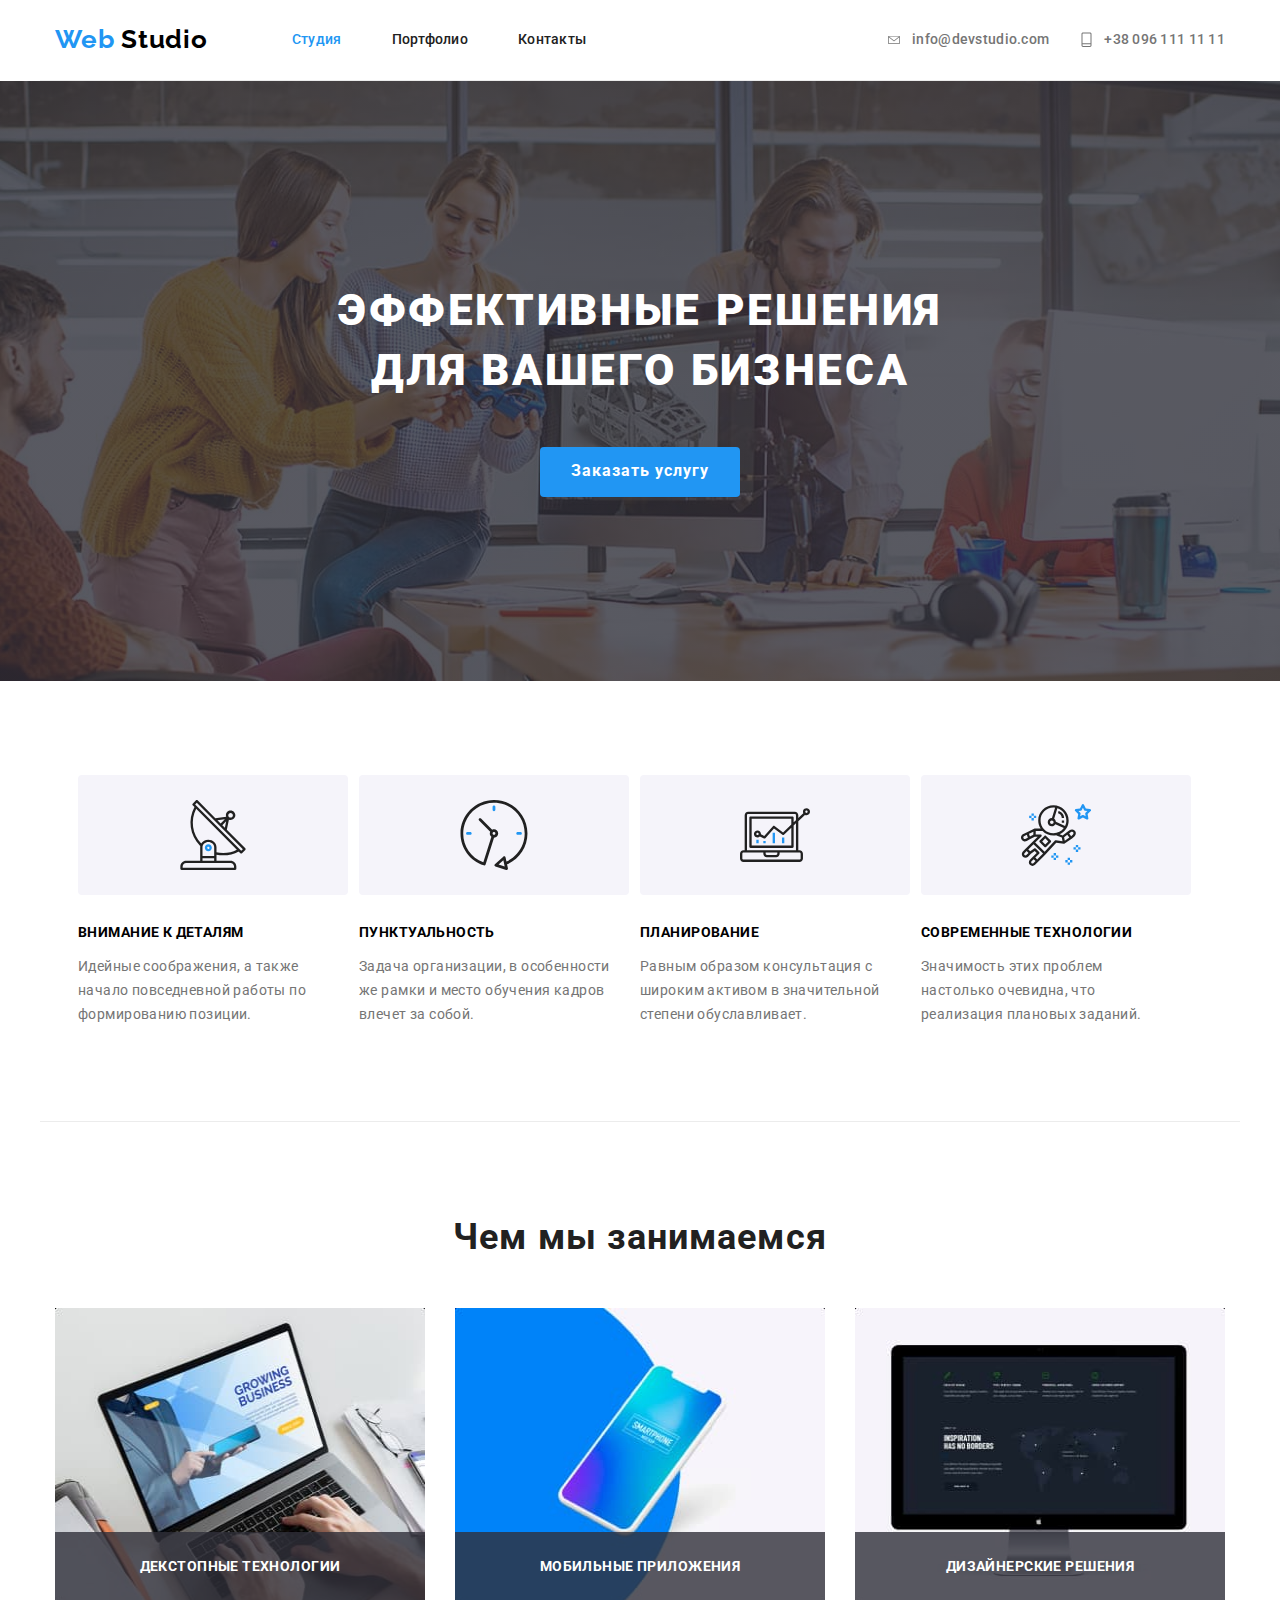
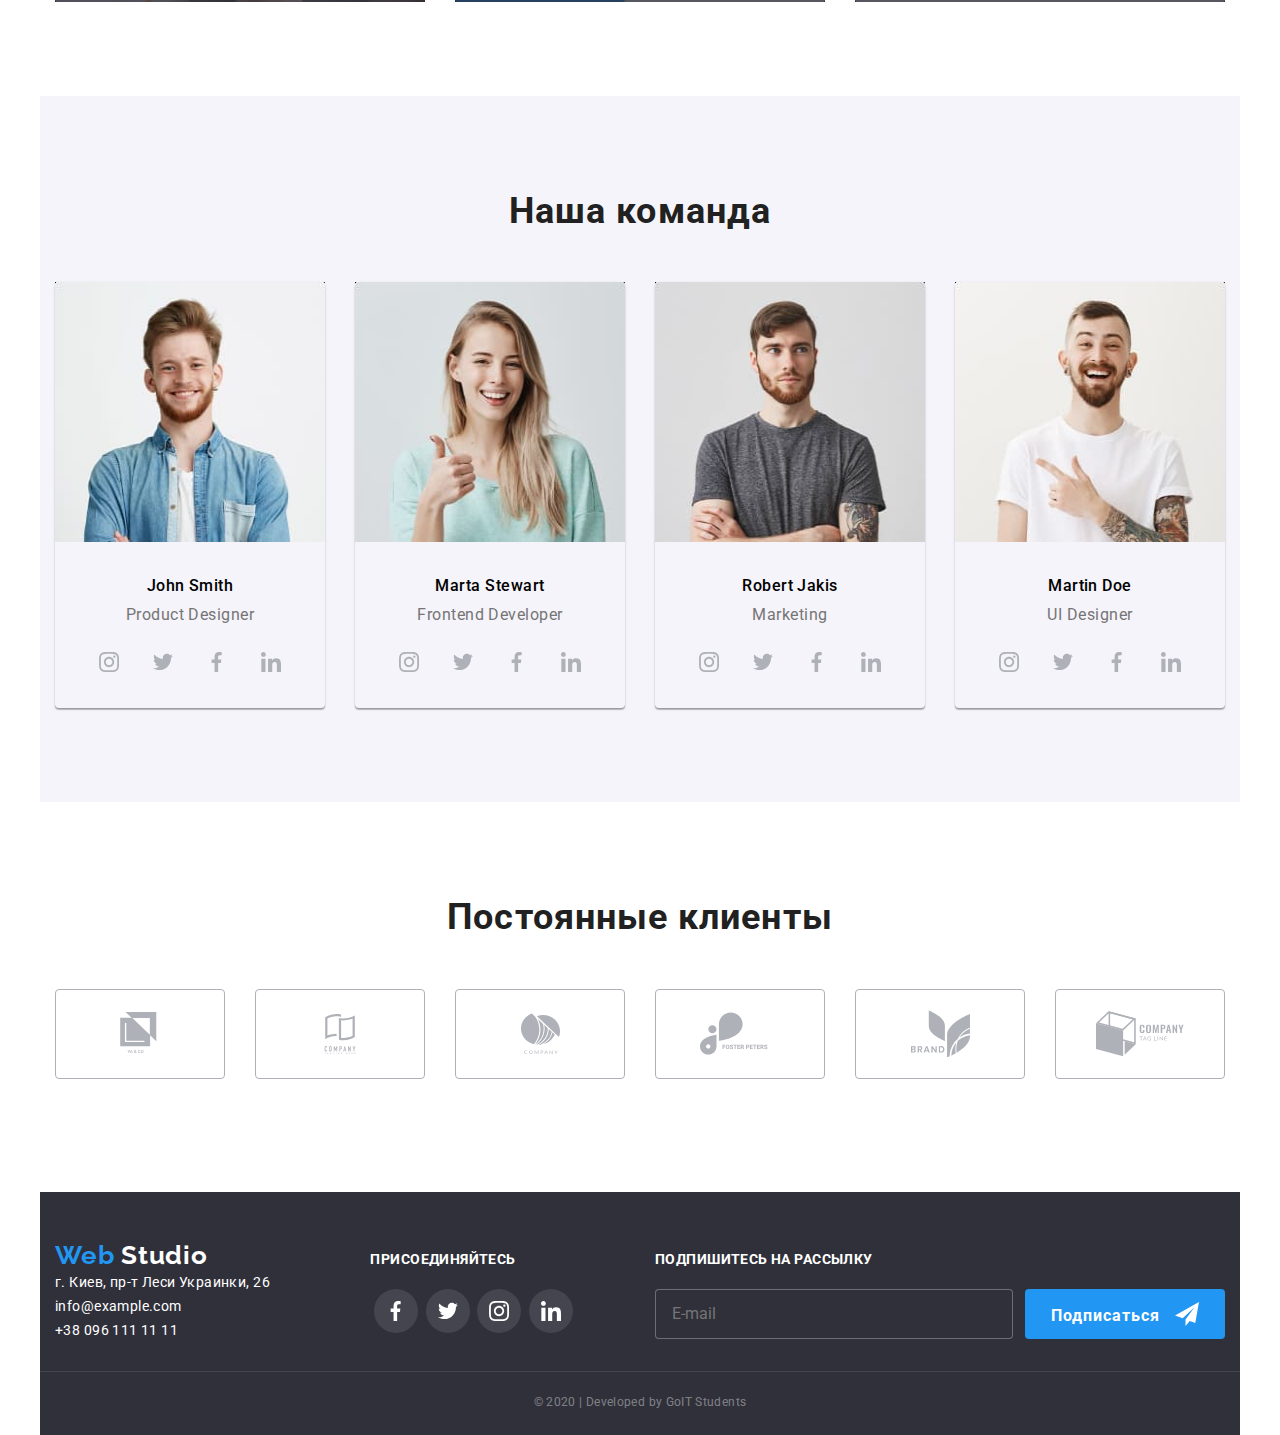
<file: index.html>
<!DOCTYPE html>
<html lang="ru">
  <head>
    <meta charset="UTF-8" />
    <meta name="viewport" content="width=device-width, initial-scale=1.0" />
    <title>Document</title>

    <link
      rel="stylesheet"
      href="https://fonts.googleapis.com/css2?family=Raleway:wght@700&family=Roboto:wght@400;500;700;900&display=swap"
    />
    <link
      rel="stylesheet"
      href="https://cdnjs.cloudflare.com/ajax/libs/modern-normalize/0.6.0/modern-normalize.min.css"
    />
    <link rel="stylesheet" href="./css/style.css" />
  </head>
  <body>
    <!--Навигация-->
    <header>
      <div class="conteiner main-nav bord">
        <nav class="main-nav">
          <a href="/">
            <p class="logo-text"><span class="logo">Web</span> Studio</p>
          </a>
          <ul class="site-nav list">
            <li class="item li-psevdo">
              <a href="" class="site-nav link current psevdo">Студия</a>
            </li>
            <li class="item li-psevdo">
              <a href="./portfolio.html" class="link psevdo">Портфолио</a>
            </li>
            <li class="item li-psevdo">
              <a href="" class="link psevdo">Контакты</a>
            </li>
          </ul>
        </nav>
        <ul class="auth-nav list">
          <li class="item">
            <a href="mailto:info@devstudio.com" class="icon-envelope link"
              >info@devstudio.com
              <svg class="svg-envelope" width="16px" height="12px">
                <use href="./image/symbol-defs.svg#icon-envelope-logo"></use>
              </svg>
            </a>
          </li>
          <li class="item">
            <a href="tel:+380961111111" class="icon-vector link"
              >+38 096 111 11 11
              <svg class="svg-vector" width="15px" height="20px" ;>
                <use href="./image/symbol-defs.svg#icon-vector"></use>
              </svg>
            </a>
          </li>
        </ul>
      </div>
    </header>

    <main>
      <!--Герои-->

      <section class="hero">
        <div class="overlay">
          <div class="hero-block">
            <h1 class="hero-text">
              эффективные решения <br />
              для вашего бизнеса
            </h1>
            <button class="hero-btn" data-open-modal>
              Заказать услугу
            </button>
            <!-- <a href="index.html" class="button">Заказать услугу</a> -->
          </div>
        </div>
      </section>

      <!--Преимущества-->

      <section>
        <div class="conteiner">
          <h2 class="visually-hidden">Преимущества</h2>
          <ul class="feature-list list">
            <li class="item">
              <div class="feature-icon">
                <svg width="70" heigth="70">
                  <use href="./image/symbol-defs.svg#icon-antena"></use>
                </svg>
              </div>
              <h3 class="section-title">Внимание к деталям</h3>
              <p class="section-text">
                Идейные соображения, а также начало повседневной работы по
                формированию позиции.
              </p>
            </li>
            <li class="item">
              <div class="feature-icon">
                <svg width="70" heigth="70">
                  <use href="./image/symbol-defs.svg#icon-watch"></use>
                </svg>
              </div>
              <h3 class="section-title">Пунктуальность</h3>
              <p class="section-text">
                Задача организации, в особенности же рамки и место обучения
                кадров влечет за собой.
              </p>
            </li>
            <li class="item">
              <div class="feature-icon">
                <svg width="70" heigth="70">
                  <use href="./image/symbol-defs.svg#icon-comp"></use>
                </svg>
              </div>
              <h3 class="section-title">Планирование</h3>
              <p class="section-text">
                Равным образом консультация с широким активом в значительной
                степени обуславливает.
              </p>
            </li>
            <li class="item">
              <div class="feature-icon">
                <svg width="70" heigth="70">
                  <use href="./image/symbol-defs.svg#icon-man"></use>
                </svg>
              </div>
              <h3 class="section-title">Современные технологии</h3>
              <p class="section-text">
                Значимость этих проблем настолько очевидна, что реализация
                плановых заданий.
              </p>
            </li>
          </ul>
        </div>
      </section>

      <!--Чем мы занимаемся-->

      <section>
        <div class="conteiner margin-res">
          <h2 class="section">Чем мы занимаемся</h2>
          <ul class="exp-list list">
            <li class="item">
              <div class="experience-image">
                <img
                  class="image-block"
                  src="./image/img1.png"
                  alt="notepad"
                  width="370"
                  height="294"
                />
                <div class="experience-thumb">
                  <p class="experience-text">Декстопные технологии</p>
                </div>
              </div>
            </li>
            <li class="item">
              <div class="experience-image">
                <img
                  class="image-block"
                  src="./image/img2.png"
                  alt="mobile"
                  width="370"
                  height="294"
                />
                <div class="experience-thumb">
                  <p class="experience-text">Мобильные приложения</p>
                </div>
              </div>
            </li>
            <li class="item">
              <div class="experience-image">
                <img
                  class="image-block"
                  src="./image/img3.png"
                  alt="design"
                  width="370"
                  height="294"
                />
                <div class="experience-thumb">
                  <p class="experience-text">Дизайнерские решения</p>
                </div>
              </div>
            </li>
          </ul>
        </div>
      </section>

      <!--Наша команда-->
      <section>
        <div class="conteiner color-com">
          <h2 class="section">Наша команда</h2>
          <ul class="command list">
            <li class="com-mar">
              <img
                src="./image/john-smith.png"
                alt="JohnSmith"
                width="270"
                height="260"
                class="image-com"
              />
              <h3 class="command-title">John Smith</h3>
              <p class="command-text">Product Designer</p>
              <ul class="svg-list">
                <li class="social_item">
                  <a href="#" class="button-icon" aria-label="Instagramm">
                    <svg class="svg-icon" width="20" height="20">
                      <use
                        href="./image/icomoon/symbol-defs.svg#icon-instagram2"
                      ></use>
                    </svg>
                  </a>
                </li>
                <li class="social_item">
                  <a href="#" class="button-icon" aria-label="Twitter">
                    <svg class="svg-icon" width="20" height="20">
                      <use
                        href="./image/icomoon/symbol-defs.svg#icon-twitter2"
                      ></use>
                    </svg>
                  </a>
                </li>
                <li class="social_item">
                  <a href="#" class="button-icon" aria-label="Facebook">
                    <svg class="svg-icon" width="20" height="20">
                      <use
                        href="./image/icomoon/symbol-defs.svg#icon-facebook2"
                      ></use>
                    </svg>
                  </a>
                </li>
                <li class="social_item">
                  <a href="#" class="button-icon" aria-label="LinkedID">
                    <svg class="svg-icon" width="20" height="20">
                      <use
                        href="./image/icomoon/symbol-defs.svg#icon-linkedid2"
                      ></use>
                    </svg>
                  </a>
                </li>
              </ul>
            </li>
            <li class="com-mar">
              <img
                src="./image/marta-steward.png"
                alt="MartaSteward"
                width="270"
                height="260"
                class="image-com"
              />
              <h3 class="command-title">Marta Stewart</h3>
              <p class="command-text">Frontend Developer</p>
              <ul class="svg-list">
                <li class="social_item">
                  <a href="#" class="button-icon" aria-label="Instagramm">
                    <svg class="svg-icon" width="20" height="20">
                      <use
                        href="./image/icomoon/symbol-defs.svg#icon-instagram2"
                      ></use>
                    </svg>
                  </a>
                </li>
                <li class="social_item">
                  <a href="#" class="button-icon" aria-label="Twitter">
                    <svg class="svg-icon" width="20" height="20">
                      <use
                        href="./image/icomoon/symbol-defs.svg#icon-twitter2"
                      ></use>
                    </svg>
                  </a>
                </li>
                <li class="social_item">
                  <a href="#" class="button-icon" aria-label="Facebook">
                    <svg class="svg-icon" width="20" height="20">
                      <use
                        href="./image/icomoon/symbol-defs.svg#icon-facebook2"
                      ></use>
                    </svg>
                  </a>
                </li>
                <li class="social_item">
                  <a href="#" class="button-icon" aria-label="LinkedID">
                    <svg class="svg-icon" width="20" height="20">
                      <use
                        href="./image/icomoon/symbol-defs.svg#icon-linkedid2"
                      ></use>
                    </svg>
                  </a>
                </li>
              </ul>
            </li>
            <li class="com-mar">
              <img
                src="./image/robert-jakis.png"
                alt="RobertJakis"
                width="270"
                height="260"
                class="image-com"
              />
              <h3 class="command-title">Robert Jakis</h3>
              <p class="command-text">Marketing</p>
              <ul class="svg-list">
                <li class="social_item">
                  <a href="#" class="button-icon" aria-label="Instagramm">
                    <svg class="svg-icon" width="20" height="20">
                      <use
                        href="./image/icomoon/symbol-defs.svg#icon-instagram2"
                      ></use>
                    </svg>
                  </a>
                </li>
                <li class="social_item">
                  <a href="#" class="button-icon" aria-label="Twitter">
                    <svg class="svg-icon" width="20" height="20">
                      <use
                        href="./image/icomoon/symbol-defs.svg#icon-twitter2"
                      ></use>
                    </svg>
                  </a>
                </li>
                <li class="social_item">
                  <a href="#" class="button-icon" aria-label="Facebook">
                    <svg class="svg-icon" width="20" height="20">
                      <use
                        href="./image/icomoon/symbol-defs.svg#icon-facebook2"
                      ></use>
                    </svg>
                  </a>
                </li>
                <li class="social_item">
                  <a href="#" class="button-icon" aria-label="LinkedID">
                    <svg class="svg-icon" width="20" height="20">
                      <use
                        href="./image/icomoon/symbol-defs.svg#icon-linkedid2"
                      ></use>
                    </svg>
                  </a>
                </li>
              </ul>
            </li>
            <li class="com-mar">
              <img
                src="./image/martin-doe.png"
                alt="MartinDoe"
                width="270"
                height="260"
                class="image-com"
              />
              <h3 class="command-title">Martin Doe</h3>
              <p class="command-text">UI Designer</p>
              <ul class="svg-list">
                <li class="social_item">
                  <a href="#" class="button-icon" aria-label="Instagramm">
                    <svg class="svg-icon" width="20" height="20">
                      <use
                        href="./image/icomoon/symbol-defs.svg#icon-instagram2"
                      ></use>
                    </svg>
                  </a>
                </li>
                <li class="social_item">
                  <a href="#" class="button-icon" aria-label="Twitter">
                    <svg class="svg-icon" width="20" height="20">
                      <use
                        href="./image/icomoon/symbol-defs.svg#icon-twitter2"
                      ></use>
                    </svg>
                  </a>
                </li>
                <li class="social_item">
                  <a href="#" class="button-icon" aria-label="Facebook">
                    <svg class="svg-icon" width="20" height="20">
                      <use
                        href="./image/icomoon/symbol-defs.svg#icon-facebook2"
                      ></use>
                    </svg>
                  </a>
                </li>
                <li class="social_item">
                  <a href="#" class="button-icon" aria-label="LinkedID">
                    <svg class="svg-icon" width="20" height="20">
                      <use
                        href="./image/icomoon/symbol-defs.svg#icon-linkedid2"
                      ></use>
                    </svg>
                  </a>
                </li>
              </ul>
            </li>
          </ul>
        </div>
      </section>
      <!--Постоянные клиенты-->
      <section>
        <div class="conteiner">
          <h2 class="section">Постоянные клиенты</h2>
          <ul class="clients">
            <li class="client-list">
              <a href="#" class="client-card">
                <svg width="44" heigth="49">
                  <use href="./image/symbol-defs.svg#icon-client1"></use>
                </svg>
              </a>
            </li>
            <li class="client-list">
              <a href="#" class="client-card">
                <svg width="40" heigth="52">
                  <use href="./image/symbol-defs.svg#icon-client2"></use>
                </svg>
              </a>
            </li>
            <li class="client-list" class="client-card">
              <a href="#" class="client-card">
                <svg width="41" heigth="42">
                  <use href="./image/symbol-defs.svg#icon-client3"></use>
                </svg>
              </a>
            </li>
            <li class="client-list">
              <a href="#" class="client-card">
                <svg width="80" heigth="42">
                  <use href="./image/symbol-defs.svg#icon-client4"></use>
                </svg>
              </a>
            </li>
            <li class="client-list">
              <a href="#" class="client-card">
                <svg width="59" heigth="47">
                  <use href="./image/symbol-defs.svg#icon-client5"></use>
                </svg>
              </a>
            </li>
            <li class="client-list">
              <a href="#" class="client-card">
                <svg width="88" heigth="45">
                  <use href="./image/symbol-defs.svg#icon-client6"></use>
                </svg>
              </a>
            </li>
          </ul>
        </div>
      </section>
    </main>
    <!--Footer-->
    <footer>
      <div class="footer conteiner">
        <div class="footer-flex">
          <div class="adress-flex">
            <a href="/">
              <p class="logo-text">
                <span class="logo">Web</span><span class="studio"> Studio</span>
              </p>
            </a>
            <address class="adress">
              г. Киев, пр-т Леси Украинки, 26<br />
              <a href="mailto:info@example.com" class="adress"
                >info@example.com </a
              ><br />
              <a href="tel:+380961111111" class="adress">+38 096 111 11 11 </a>
            </address>
          </div>
          <div>
            <b class="footer-text">присоединяйтесь</b>
            <ul class="s-link">
              <li>
                <a href="#" class="footer-list" aria-label="Twitter">
                  <svg class="svg-icon_footer" width="20" height="20">
                    <use
                      href="./image/icomoon/symbol-defs.svg#icon-facebook2"
                    ></use>
                  </svg>
                </a>
              </li>
              <li>
                <a href="#" class="footer-list" aria-label="Twitter">
                  <svg class="svg-icon_footer" width="20" height="20">
                    <use
                      href="./image/icomoon/symbol-defs.svg#icon-twitter2"
                    ></use>
                  </svg>
                </a>
              </li>
              <li>
                <a href="#" class="footer-list" aria-label="Instagramm">
                  <svg class="svg-icon_footer" width="20" height="20">
                    <use
                      href="./image/icomoon/symbol-defs.svg#icon-instagram2"
                    ></use>
                  </svg>
                </a>
              </li>
              <li>
                <a href="#" class="footer-list" aria-label="LinkedID">
                  <svg class="svg-icon_footer" width="20" height="20">
                    <use
                      href="./image/icomoon/symbol-defs.svg#icon-linkedid2"
                    ></use>
                  </svg>
                </a>
              </li>
            </ul>
          </div>
          <div>
            <b class="footer-text">Подпишитесь на рассылку</b>
            <div class="sub-flex">
              <label for="footer" class="footer-label">
                <input
                  type="email"
                  class="footer-input"
                  name="email"
                  placeholder="E-mail"
                  id="footer"
                  required
                />
              </label>
              <button class="footer-btn">
                Подписаться
              </button>
            </div>
          </div>
        </div>
      </div>
      <div class="copyright">
        <p class="low">&#169; 2020 | Developed by GoIT Students</p>
      </div>
    </footer>

    <!-- <button>открыть модалку</button> -->

    <div class="backdrop is-hidden" data-backdrop>
      <div class="modal">
        <button class="close-modal" data-close-modal>
          <svg
            class="close-icon"
            width="11"
            height="11"
            viewBox="0 0 11 11"
            xmlns="http://www.w3.org/2000/svg"
          >
            <path
              d="M11 1.10786L9.89214 0L5.5 4.39214L1.10786 0L0 1.10786L4.39214 5.5L0 9.89214L1.10786 11L5.5 6.60786L9.89214 11L11 9.89214L6.60786 5.5L11 1.10786Z"
            />
          </svg>
        </button>

        <form class="js-speaker-form form">
          <p class="form-h1">Оставьте свои данные, мы вам перезвоним</p>

          <label class="form-field" autocomplete="off">
            <input type="text" class="form-input" name="name" placeholder=" " />
            <span class="form-label">Имя</span>
            <svg
              class="icon-modal"
              width="18"
              height="18"
              viewBox="0 0 18 18"
              xmlns="http://www.w3.org/2000/svg"
            >
              <path
                d="M9 9C10.6575 9 12 7.6575 12 6C12 4.3425 10.6575 3 9 3C7.3425 3 6 4.3425 6 6C6 7.6575 7.3425 9 9 9ZM9 10.5C6.9975 10.5 3 11.505 3 13.5V14.25C3 14.6625 3.3375 15 3.75 15H14.25C14.6625 15 15 14.6625 15 14.25V13.5C15 11.505 11.0025 10.5 9 10.5Z"
              />
            </svg>

            <!-- <span class="icon-modal"> </span> -->
          </label>

          <label class="form-field">
            <input type="tel" class="form-input" placeholder=" " />
            <span class="form-label">Телефон</span>
            <svg
              class="icon-modal"
              width="18"
              height="18"
              viewBox="0 0 18 18"
              xmlns="http://www.w3.org/2000/svg"
            >
              <path
                d="M13.996 11.1226L12.1579 10.9127C11.7164 10.8621 11.2822 11.0141 10.9711 11.3252L9.63948 12.6568C7.59147 11.6147 5.91254 9.94301 4.87044 7.88775L6.20925 6.54894C6.52043 6.23775 6.6724 5.80355 6.62174 5.3621L6.41188 3.53842C6.32504 2.8075 5.70991 2.2575 4.97176 2.2575H3.71979C2.90203 2.2575 2.22178 2.93776 2.27243 3.75552C2.65598 9.93577 7.59871 14.8713 13.7717 15.2548C14.5894 15.3055 15.2697 14.6252 15.2697 13.8075V12.5555C15.2769 11.8246 14.7269 11.2095 13.996 11.1226Z"
              />
            </svg>
            <!-- <span class="icon-modal"> </span> -->
          </label>

          <label class="form-field">
            <input type="email" class="form-input" placeholder=" " />
            <span class="form-label">Почта</span>
            <svg
              class="icon-modal"
              width="18"
              height="18"
              viewBox="0 0 18 18"
              xmlns="http://www.w3.org/2000/svg"
            >
              <path
                d="M15 3H3C2.175 3 1.5075 3.675 1.5075 4.5L1.5 13.5C1.5 14.325 2.175 15 3 15H15C15.825 15 16.5 14.325 16.5 13.5V4.5C16.5 3.675 15.825 3 15 3ZM14.7 6.1875L9.3975 9.5025C9.1575 9.6525 8.8425 9.6525 8.6025 9.5025L3.3 6.1875C3.1125 6.0675 3 5.865 3 5.6475C3 5.145 3.5475 4.845 3.975 5.1075L9 8.25L14.025 5.1075C14.4525 4.845 15 5.145 15 5.6475C15 5.865 14.8875 6.0675 14.7 6.1875Z"
              />
            </svg>

            <!-- <span class="icon-modal"> </span> -->
          </label>

          <label for="comment" class="form-field">
            <textarea
              name="comment"
              class="form-comment"
              placeholder=" "
            ></textarea>
            <span class="form-text">Комментарий</span>
          </label>

          <div role="group" class="policy">
            <label for="html" class="checkbox-label">
              <input
                type="checkbox"
                class="checkbox-terms"
                name="policy"
                value="yes"
                id="html"
              /><span class="checkbox-icon"></span>
              <span class="policy-text"
                >Соглашаюсь с рассылкой и принимаю
                <a href="#" class="policy-link"> Условия договора</a></span
              >
            </label>
          </div>

          <div class="button-send">
            <button type="submit" class="button-submit">Отправить</button>
          </div>
        </form>
      </div>
    </div>
    <script>
      const refs = {
        openModalBtn: document.querySelector('[data-open-modal]'),
        closeModalBtn: document.querySelector('[data-close-modal]'),
        backdrop: document.querySelector('[data-backdrop]'),
      };

      refs.openModalBtn.addEventListener('click', toggleModal);
      refs.closeModalBtn.addEventListener('click', toggleModal);

      refs.backdrop.addEventListener('click', logBackdropClick);

      function toggleModal() {
        refs.backdrop.classList.toggle('is-hidden');
      }

      function logBackdropClick() {
        console.log('Это клик в бекдроп');
      }
    </script>
    <script>
      (() => {
        document
          .querySelector('.js-speaker-form')
          .addEventListener('submit', e => {
            e.preventDefault();

            new FormData(e.currentTarget).forEach((value, name) =>
              console.log(`${name}: ${value}`),
            );

            e.currentTarget.reset();
          });
      })();
    </script>
  </body>
</html>
</file>
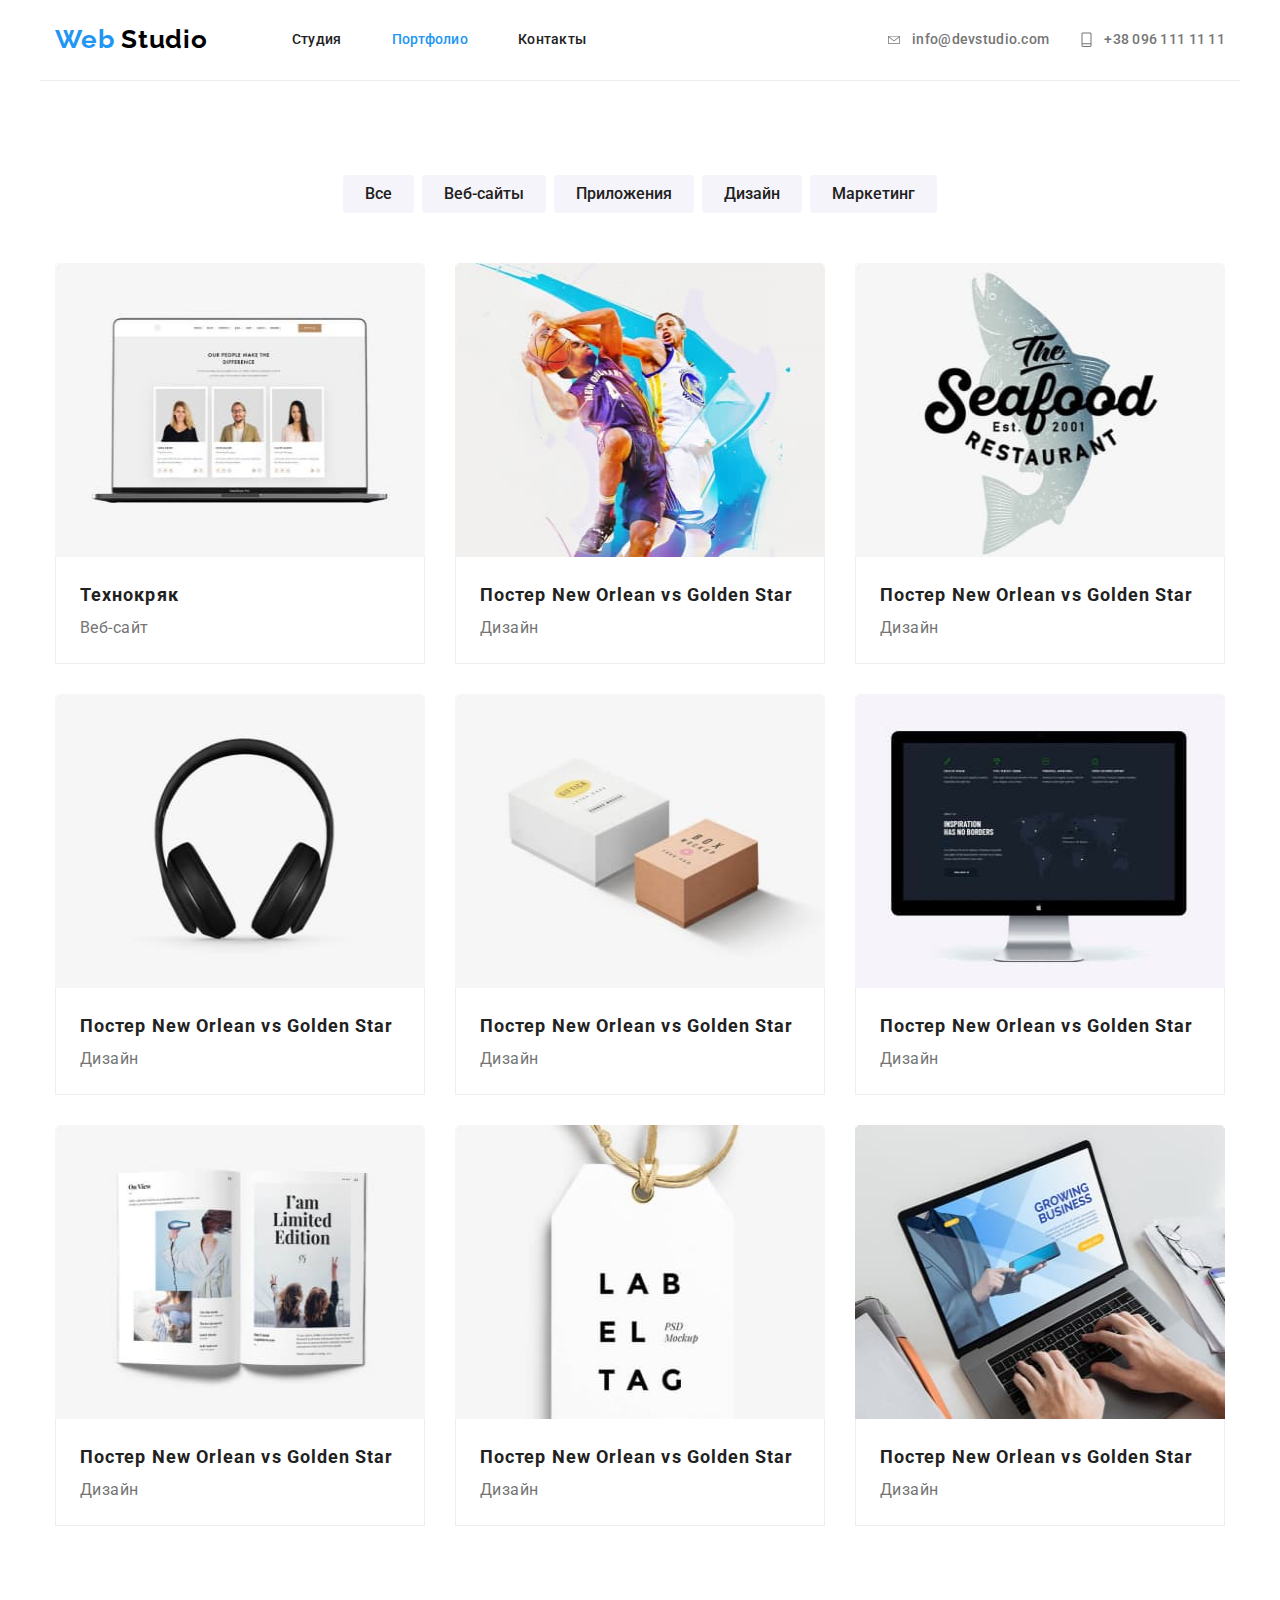
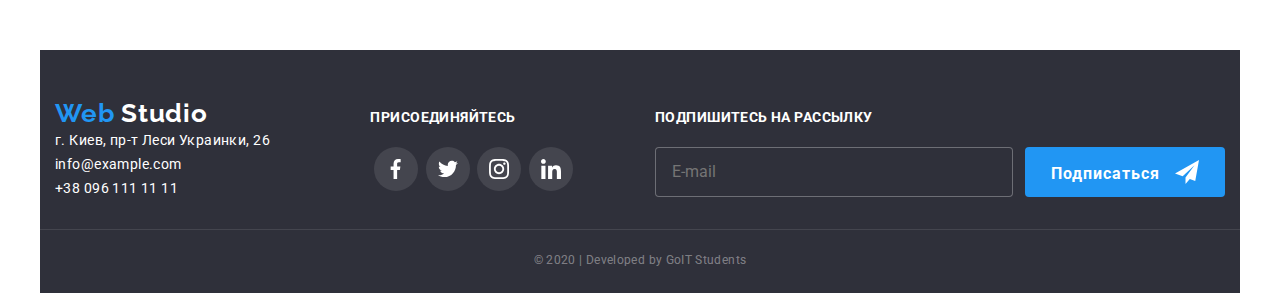
<file: portfolio.html>
<!DOCTYPE html>
<html lang="ru">
  <head>
    <meta charset="UTF-8" />
    <meta name="viewport" content="width=device-width, initial-scale=1.0" />
    <title>Document</title>
    <link
      rel="stylesheet"
      href="https://fonts.googleapis.com/css2?family=Raleway:wght@700&family=Roboto:wght@400;500;700;900&display=swap"
    />
    <link
      rel="stylesheet"
      href="https://cdnjs.cloudflare.com/ajax/libs/modern-normalize/0.6.0/modern-normalize.min.css"
    />
    <link rel="stylesheet" href="./css/style.css" />
  </head>

  <body>
    <!--Навигация-->
    <header>
      <div class="conteiner main-nav bord">
        <nav class="main-nav">
          <a href="/" class="link">
            <p class="logo-text"><span class="logo">Web</span> Studio</p>
          </a>
          <ul class="site-nav list">
            <li class="li-psevdo item">
              <a href="index.html" class="psevdo site-nav link">Студия</a>
            </li>
            <li class="li-psevdo item">
              <a href="./portfolio.html" class="psevdo link current"
                >Портфолио</a
              >
            </li>
            <li class="li-psevdo item">
              <a href="" class="psevdo link">Контакты</a>
            </li>
          </ul>
        </nav>
        <ul class="auth-nav list">
          <li class="item">
            <a href="mailto:info@devstudio.com" class="icon-envelope link"
              >info@devstudio.com
              <svg class="svg-envelope" width="16px" height="12px">
                <use href="./image/symbol-defs.svg#icon-envelope-logo"></use>
              </svg>
            </a>
          </li>
          <li class="item">
            <a href="tel:+380961111111" class="icon-vector link"
              >+38 096 111 11 11
              <svg class="svg-vector" width="15px" height="20px" ;>
                <use href="./image/symbol-defs.svg#icon-vector"></use>
              </svg>
            </a>
          </li>
        </ul>
      </div>
    </header>

    <!-- портфолио -->
    <main>
      <section>
        <div class="conteiner">
          <h1 class="visually-hidden">Выполненые работы</h1>
          <ul class="port-flex list">
            <li class="item"><button class="portfolio-btn">Все</button></li>
            <li class="item">
              <button class="portfolio-btn">Веб-сайты</button>
            </li>
            <li class="item">
              <button class="portfolio-btn">Приложения</button>
            </li>
            <li class="item"><button class="portfolio-btn">Дизайн</button></li>
            <li class="item">
              <button class="portfolio-btn">Маркетинг</button>
            </li>
          </ul>
          <ul class="work-flex list">
            <li class="item">
              <a href="#" class="link-port">
                <div class="card-thumb">
                  <img
                    class="card-image"
                    src="./image/pf1.jpg"
                    alt="technocrack"
                    width="370"
                    height="294"
                  />
                  <div>
                    <p class="portfolio-descriprion">
                      Технокряк это современная площадка распространения
                      коронавируса. Компании используют эту платформу для
                      цифрового шпионажа и атак на защищённые сервера
                      конкурентов.
                    </p>
                  </div>
                </div>

                <div class="portfolio-box">
                  <h2 class="portfolio-title">Технокряк</h2>
                  <p class="portfolio-text">Веб-сайт</p>
                </div>
              </a>
            </li>
            <li class="item">
              <a href="#" class="link-port">
                <div class="card-thumb">
                  <img
                    class="card-image"
                    src="./image/pf2.jpg"
                    alt="Постер"
                    width="370"
                    height="294"
                  />
                  <div>
                    <p class="portfolio-descriprion">
                      Технокряк это современная площадка распространения
                      коронавируса. Компании используют эту платформу для
                      цифрового шпионажа и атак на защищённые сервера
                      конкурентов.
                    </p>
                  </div>
                </div>
                <div class="portfolio-box">
                  <h2 class="portfolio-title">
                    Постер New Orlean vs Golden Star
                  </h2>
                  <p class="portfolio-text">Дизайн</p>
                </div>
              </a>
            </li>
            <li class="item">
              <a href="#" class="link-port">
                <div class="card-thumb">
                  <img
                    class="card-image"
                    src="./image/pf3.jpg"
                    alt="Постер"
                    width="370"
                    height="294"
                  />
                  <div>
                    <p class="portfolio-descriprion">
                      Технокряк это современная площадка распространения
                      коронавируса. Компании используют эту платформу для
                      цифрового шпионажа и атак на защищённые сервера
                      конкурентов.
                    </p>
                  </div>
                </div>
                <div class="portfolio-box">
                  <h2 class="portfolio-title">
                    Постер New Orlean vs Golden Star
                  </h2>
                  <p class="portfolio-text">Дизайн</p>
                </div>
              </a>
            </li>
            <li class="item">
              <a href="#" class="link-port">
                <div class="card-thumb">
                  <img
                    class="card-image"
                    src="./image/pf4.jpg"
                    alt="Постер"
                    width="370"
                    height="294"
                  />
                  <div>
                    <p class="portfolio-descriprion">
                      Технокряк это современная площадка распространения
                      коронавируса. Компании используют эту платформу для
                      цифрового шпионажа и атак на защищённые сервера
                      конкурентов.
                    </p>
                  </div>
                </div>
                <div class="portfolio-box">
                  <h2 class="portfolio-title">
                    Постер New Orlean vs Golden Star
                  </h2>
                  <p class="portfolio-text">Дизайн</p>
                </div>
              </a>
            </li>
            <li class="item">
              <a href="#" class="link-port">
                <div class="card-thumb">
                  <img
                    class="card-image"
                    src="./image/pf5.jpg"
                    alt="Постер"
                    width="370"
                    height="294"
                  />
                  <div>
                    <p class="portfolio-descriprion">
                      Технокряк это современная площадка распространения
                      коронавируса. Компании используют эту платформу для
                      цифрового шпионажа и атак на защищённые сервера
                      конкурентов.
                    </p>
                  </div>
                </div>
                <div class="portfolio-box">
                  <h2 class="portfolio-title">
                    Постер New Orlean vs Golden Star
                  </h2>
                  <p class="portfolio-text">Дизайн</p>
                </div>
              </a>
            </li>
            <li class="item">
              <a href="#" class="link-port">
                <div class="card-thumb">
                  <img
                    class="card-image"
                    src="./image/pf6.jpg"
                    alt="Постер"
                    width="370"
                    height="294"
                  />
                  <div>
                    <p class="portfolio-descriprion">
                      Технокряк это современная площадка распространения
                      коронавируса. Компании используют эту платформу для
                      цифрового шпионажа и атак на защищённые сервера
                      конкурентов.
                    </p>
                  </div>
                </div>
                <div class="portfolio-box">
                  <h2 class="portfolio-title">
                    Постер New Orlean vs Golden Star
                  </h2>
                  <p class="portfolio-text">Дизайн</p>
                </div>
              </a>
            </li>
            <li class="item">
              <a href="#" class="link-port">
                <div class="card-thumb">
                  <img
                    class="card-image"
                    src="./image/pf7.jpg"
                    alt="Постер"
                    width="370"
                    height="294"
                  />
                  <div>
                    <p class="portfolio-descriprion">
                      Технокряк это современная площадка распространения
                      коронавируса. Компании используют эту платформу для
                      цифрового шпионажа и атак на защищённые сервера
                      конкурентов.
                    </p>
                  </div>
                </div>
                <div class="portfolio-box">
                  <h2 class="portfolio-title">
                    Постер New Orlean vs Golden Star
                  </h2>
                  <p class="portfolio-text">Дизайн</p>
                </div>
              </a>
            </li>
            <li class="item">
              <a href="#" class="link-port">
                <div class="card-thumb">
                  <img
                    class="card-image"
                    src="./image/pf8.jpg"
                    alt="Постер"
                    width="370"
                    height="294"
                  />
                  <div>
                    <p class="portfolio-descriprion">
                      Технокряк это современная площадка распространения
                      коронавируса. Компании используют эту платформу для
                      цифрового шпионажа и атак на защищённые сервера
                      конкурентов.
                    </p>
                  </div>
                </div>
                <div class="portfolio-box">
                  <h2 class="portfolio-title">
                    Постер New Orlean vs Golden Star
                  </h2>
                  <p class="portfolio-text">Дизайн</p>
                </div>
              </a>
            </li>
            <li class="item">
              <a href="#" class="link-port">
                <div class="card-thumb">
                  <img
                    class="card-image"
                    src="./image/pf9.jpg"
                    alt="Постер"
                    width="370"
                    height="294"
                  />
                  <div>
                    <p class="portfolio-descriprion">
                      Технокряк это современная площадка распространения
                      коронавируса. Компании используют эту платформу для
                      цифрового шпионажа и атак на защищённые сервера
                      конкурентов.
                    </p>
                  </div>
                </div>
                <div class="portfolio-box">
                  <h2 class="portfolio-title">
                    Постер New Orlean vs Golden Star
                  </h2>
                  <p class="portfolio-text">Дизайн</p>
                </div>
              </a>
            </li>
          </ul>
        </div>
      </section>
    </main>

    <!--Footer-->
    <footer>
      <div class="footer conteiner">
        <div class="footer-flex">
          <div class="adress-flex">
            <a href="/">
              <p class="logo-text">
                <span class="logo">Web</span><span class="studio"> Studio</span>
              </p>
            </a>
            <address class="adress">
              г. Киев, пр-т Леси Украинки, 26<br />
              <a href="mailto:info@example.com" class="adress"
                >info@example.com </a
              ><br />
              <a href="tel:+380961111111" class="adress">+38 096 111 11 11 </a>
            </address>
          </div>
          <div>
            <b class="footer-text">присоединяйтесь</b>
            <ul class="s-link">
              <li>
                <a href="#" class="footer-list" aria-label="Twitter">
                  <svg class="svg-icon_footer" width="20" height="20">
                    <use
                      href="./image/icomoon/symbol-defs.svg#icon-facebook2"
                    ></use>
                  </svg>
                </a>
              </li>
              <li>
                <a href="#" class="footer-list" aria-label="Twitter">
                  <svg class="svg-icon_footer" width="20" height="20">
                    <use
                      href="./image/icomoon/symbol-defs.svg#icon-twitter2"
                    ></use>
                  </svg>
                </a>
              </li>
              <li>
                <a href="#" class="footer-list" aria-label="Instagramm">
                  <svg class="svg-icon_footer" width="20" height="20">
                    <use
                      href="./image/icomoon/symbol-defs.svg#icon-instagram2"
                    ></use>
                  </svg>
                </a>
              </li>
              <li>
                <a href="#" class="footer-list" aria-label="LinkedID">
                  <svg class="svg-icon_footer" width="20" height="20">
                    <use
                      href="./image/icomoon/symbol-defs.svg#icon-linkedid2"
                    ></use>
                  </svg>
                </a>
              </li>
            </ul>
          </div>
          <div>
            <b class="footer-text">Подпишитесь на рассылку</b>
            <div class="sub-flex">
              <label for="footer" class="footer-label">
                <input
                  type="email"
                  class="footer-input"
                  name="email"
                  placeholder="E-mail"
                  id="footer"
                  required
                />
              </label>
              <button class="footer-btn">
                Подписаться
              </button>
            </div>
          </div>
        </div>
      </div>
      <div class="copyright">
        <p class="low">&#169; 2020 | Developed by GoIT Students</p>
      </div>
    </footer>
  </body>
</html>
</file>
<file: css/style.css>
:root {
  --primary-text-color: #212121;
  --secondary-text-color: #757575;
  --accent: #2196f3;
  --white: #ffffff;
  --color-icon: #afb1b8;
  --color-footer-icon: rgba(47, 48, 58, 0.8);
}

html {
  box-sizing: border-box;
}

*,
*::before,
*::after {
  box-sizing: inherit;
}

body {
  font-family: 'Roboto', sans-serif;
}

a {
  text-decoration: none;
}

button {
  font-family: inherit;
}

.visually-hidden {
  position: absolute;
  clip: rect(0 0 0 0);
  width: 1px;
  height: 1px;
  margin: -1px;
}

.list {
  padding: 0;
  margin: 0;
  list-style: none;
}

.conteiner {
  padding-bottom: 94px;
  padding-top: 94px;
  margin-left: auto;
  margin-right: auto;
  padding-left: 15px;
  padding-right: 15px;
  /* margin-bottom: 94px; */
  width: 1200px;
}

.bord {
  border-bottom: 1px solid #ececec;
}

.main-nav {
  display: flex;
  align-items: center;
  padding-top: 0;
  padding-bottom: 0;
  /* border-bottom: 1px solid #ececec; */
}

.logo {
  color: var(--accent);
}
.logo-text {
  display: block;
  margin-top: 0;
  margin-bottom: 0;
  margin-right: 84px;
  font-family: 'Raleway', sans-serif;
  font-weight: 700;
  font-size: 26px;
  line-height: 1.2;
  letter-spacing: 0.03em;
  text-decoration: none;
  color: black;
}

.li-psevdo {
  position: relative;
}

.psevdo::after {
  position: absolute;
  left: 0;
  bottom: 0;
  content: '';
  display: block;
  width: 100%;
  height: 4px;
  border-radius: 2px;
  background-color: var(--accent);
  /* opacity: 0; */
  transition: transform 250ms cubic-bezier(0.4, 0, 0.2, 1);
  transform: scaleX(0);
}

.psevdo:hover::after {
  /* opacity: 1; */
  transform: scaleX(1);
}

.site-nav {
  display: flex;
  /* margin-left: 84px; */
}

.site-nav .item {
  margin-right: 50px;
  /* background-color: tomato; */
}

.site-nav .item:last-child {
  margin-right: 0;
}

.site-nav .link {
  display: block;
  padding-top: 32px;
  padding-bottom: 32px;
  font-weight: 500;
  font-size: 14px;
  line-height: 1.14;
  letter-spacing: 0.02em;
  color: var(--primary-text-color);
}
.site-nav .link:hover,
.site-nav .link:focus {
  color: var(--accent);
}

.site-nav .link.current {
  color: var(--accent);
}

.auth-nav {
  display: flex;
  margin-left: auto;
  justify-content: center;
  align-items: center;
}

.auth-nav .item + .item {
  margin-left: 30px;
}

.auth-nav .link {
  font-weight: 500;
  font-size: 14px;
  line-height: 1.14;
  letter-spacing: 0.02em;
  color: var(--secondary-text-color);
}
.auth-nav .link:hover {
  color: var(--accent);
}

.icon-envelope {
  display: flex;
  align-items: center;
  justify-content: center;
  align-items: center;
  flex-direction: row-reverse;
  /* max-height: 20px; */
}

.icon-envelope:hover {
  --color4: #2196f3;
}

.svg-envelope {
  margin-right: 10px;
  margin-top: 0px;
  margin-bottom: 0px;
  /* max-height: 25px; */
}

.icon-vector {
  display: flex;
  align-items: center;
  justify-content: center;
  align-items: center;
  flex-direction: row-reverse;
  /* max-height: 20px; */
}

.icon-vector:hover {
  --color4: #2196f3;
}

.svg-vector {
  margin-right: 10px;
  margin-top: 0px;
  margin-bottom: 0px;
  /* max-height: 25px; */
}

/* main */

.overlay {
  height: 600px;
  max-width: 1600px;
  margin-left: auto;
  margin-right: auto;
  background-image: linear-gradient(
      to right,
      rgba(47, 48, 58, 0.8),
      rgba(47, 48, 58, 0.8)
    ),
    url(../image/Header_img.jpg);

  background-repeat: no-repeat;
  background-size: cover;
  background-position: center;
}

.hero-block {
  text-align: center;
  padding-top: 200px;
  /* padding: 200px 458px; */
}

.hero {
  /* border-top: 1px solid #ececec; */
  /* background-color: #cccccc; */
  text-align: center;
}

.hero-text {
  margin-top: 0;
  margin-bottom: 46px;
  font-weight: 900;
  font-size: 44px;
  line-height: 1.36;
  letter-spacing: 0.06em;
  text-transform: uppercase;
  color: var(--white);
  text-align: center;
}

.hero-btn {
  border: none;
  border-radius: 4px;
  padding: 0;
  width: 200px;
  height: 50px;
  font-weight: 700;
  font-size: 16px;
  line-height: 1.8;
  letter-spacing: 0.06em;
  background-color: #2196f3;
  color: #ffffff
}

  

/* преимущества */

.feature-icon {
  display: flex;
  margin-bottom: 30px;
  width: 270px;
  height: 120px;
  background-color: #f5f4fa;
  border-radius: 4px;
  justify-content: center;
  align-items: center;
}

.image-feature {
  margin-bottom: 30px;
}

.feature-list {
  display: flex;
  flex-wrap: wrap;
  justify-content: center;
}

.feature-list .item {
  width: 251px;
  margin-right: 30px;
}

.section {
  margin-top: 0;
  margin-bottom: 50px;
  font-weight: 700;
  font-size: 36px;
  line-height: 1.17;
  letter-spacing: 0.03em;
  text-align: center;
  color: var(--primary-text-color);
}
.section-title {
  margin-top: 0;
  margin-bottom: 10;
  font-weight: 700;
  font-size: 14px;
  line-height: 1.14;
  letter-spacing: 0.03em;
  text-transform: uppercase;
}
.section-text {
  margin-top: 0;
  margin-bottom: 0;
  font-weight: 400;
  font-size: 14px;
  line-height: 1.71;
  letter-spacing: 0.03em;
  color: var(--secondary-text-color);
}

.button {
  display: inline-block;
  min-width: 200px;
  color: var(--white);
  background-color: var(--accent);
  border-radius: 4px;
  padding: 10px 32px;
  text-align: center;
}

.margin-res {
  border-top: 1px solid #ececec;
}

.advantage {
  text-align: center;
  margin-top: 0;
  margin-bottom: 0;
}

/* чем мы занимаемся */

.exp-list {
  display: flex;
}

.exp-list .item {
  margin-right: 30px;
}

.exp-list .item:last-child {
  margin-right: 0;
}

.experience-image {
  position: relative;
}

.image-block {
  display: block;
}

.experience-thumb {
  position: absolute;
  width: 100%;
  margin: 0;
  padding: 27px 82px;
  /* outline: 2px solid tomato; */
  left: 0;
  bottom: 0;
  background-color: rgba(47, 48, 58, 0.8);
}

.experience-text {
  margin-top: 0;
  margin-bottom: 0;
  font-weight: 700;
  font-size: 14px;
  line-height: 1.14;
  letter-spacing: 0.03em;
  text-transform: uppercase;
  /* color: var(--white); */
  color: var(--white);
  text-align: center;
}

/* наша команда */

.social-list {
  display: flex;
  justify-content: center;
  align-items: center;
}

.color-com {
  background: #f5f4fa;
}

.command {
  display: flex;
}

.com-mar {
  box-shadow: 0px 2px 1px rgba(0, 0, 0, 0.2), 0px 1px 1px rgba(0, 0, 0, 0.14),
    0px 1px 3px rgba(0, 0, 0, 0.12);
  border-radius: 4px;
  margin-right: 30px;
}
.com-mar:last-child {
  margin-right: 0;
}

.image-com {
  margin-bottom: 30px;
}

.command-title {
  margin-top: 0;
  margin-bottom: 10px;
  font-weight: 500;
  font-size: 16px;
  line-height: 1.19;
  letter-spacing: 0.03em;
  text-align: center;
}
.command-text {
  margin-bottom: 16px;
  margin-top: 0;
  font-weight: normal;
  font-size: 16px;
  line-height: 1.19;
  letter-spacing: 0.03em;
  color: var(--secondary-text-color);
  text-align: center;
}

.svg-list {
  display: flex;
  padding-left: 32px;
  padding-right: 32px;
  padding-bottom: 24px;
  list-style: none;
  justify-content: center;
  align-items: center;
}

.social_item {
  margin-right: 10px;
}

.social_item:last-child {
  margin-right: 0;
}

.button-icon {
  display: inline-flex;
  width: 44px;
  height: 44px;
  justify-content: space-around;
  align-items: center;
  border-radius: 100%;
}

.button-icon:hover {
  background-color: var(--accent);
  --color3: white;
}

.svg-icon {
  --color1: #afb1b8;
}
/* clients */

.clients {
  display: flex;
  justify-content: center;
  align-items: center;
  padding: 0px;
}

.client-list {
  /* outline: 2px solid tomato; */
  margin-right: 30px;
  list-style: none;
  padding: 0;
}

.client-list:last-child {
  margin-right: 0px;
}

.client-card {
  display: inline-flex;
  margin: 0;
  padding: 0;
  width: 170px;
  height: 90px;
  justify-content: center;
  border: 1px solid #afb1b8;
  border-radius: 4px;
}

.client-card:hover {
  border: 1px solid var(--accent);
  --color3: #2196f3;
}

/* footer */

.studio {
  color: #ffffff;
}

.footer {
  padding-top: 48px;
  padding-bottom: 28px;
  background-color: #2f303a;
}

.footer-flex {
  display: flex;
  align-items: baseline;
  justify-content: space-between;
}

.text-sub {
  margin-top: 0;
  margin-bottom: 12px;
}

.s-link {
  display: flex;
  width: 206px;
  height: 44px;
  margin: 0;
  padding: 0;
  list-style: none;
  justify-content: space-around;
  align-items: center;
}

.svg-icon_footer {
  --color3: var(--white);
}

.footer-list {
  display: flex;
  margin-right: 10px;
  border: none;
  width: 44px;
  height: 44px;
  border-radius: 100%;
  justify-content: center;
  align-items: center;
  background-color: rgba(255, 255, 255, 0.1);
}

.footer-list:hover {
  background-color: var(--accent);
}

.footer-list:last-child {
  margin-right: 0px;
}

.adress {
  font-weight: 400;
  font-size: 14px;
  line-height: 1.71;
  letter-spacing: 0.03em;
  font-style: normal;
  color: #ffffff;
}

.footer-text {
  display: inline-block;
  margin-bottom: 21px;
  font-weight: 700;
  font-size: 14px;
  line-height: 1.14;
  letter-spacing: 0.03em;
  text-transform: uppercase;
  color: #ffffff;
}

.sub-flex {
  display: flex;

}

.footer-input {
  /* display: inline-flex; */
  width: 358px;
  height: 50px;
  border: 1px solid rgba(255, 255, 255, 0.3);
  border-radius: 4px;
  padding-left: 16px;
  margin-right: 12px;
  background-color: #2F303A;
  color: #ffffff


}

.footer-btn {
  /* display: inline-flex; */
  padding: 0;
  width: 200px;
  height: 50px;
  border: none;
  border-radius: 4px;

  font-weight: 700;
  font-size: 16px;
  line-height: 1.87;
  letter-spacing: 0.06em;
  background-color: #2196f3;
  color: #ffffff;

}

.footer-btn::after {
  content: '';
  display: inline-block;
  width: 24px;
  height: 24px;
  margin-left: 10px;
  background-image: url(../image/iconsend.svg);

  transform: translateY(5px) scale(1);
  
  transition: transform 500ms cubic-bezier(0.4, 0, 0.2, 1);
  
  /* background-color: violet; */
}

.footer-btn:hover::after {
transform: translateY(-45px) translateX(30px)  scale(0.01);
}

.copyright {
  margin-right: auto;
  margin-left: auto;
  margin-top: 0;
  margin-bottom: 0;
  /* padding-top: 18px;
  padding-bottom: 18px; */
  width: 1200px;
  background-color: #2f303a;
  border-top: 1px solid rgba(255, 255, 255, 0.1);
}
.low {
  margin-top: 0;
  margin-bottom: 0;
  padding-top: 18px;
  padding-bottom: 21px;
  font-weight: 400;
  font-size: 12px;
  line-height: 2;
  text-align: center;
  letter-spacing: 0.03em;
  color: rgba(255, 255, 255, 0.4);
}

/* Портфолио */

.port-flex {
  display: flex;
  justify-content: center;
  margin-bottom: 50px;
}

.port-flex .item {
  margin-right: 8px;
}
.port-flex .item:last-child {
  margin-right: 0;
}

.portfolio-btn {
  border: none;
  border-radius: 4px;
  padding: 6px 22px;
  height: 38px;

  font-weight: 500;
  font-size: 16px;
  line-height: 1.63;
  letter-spacing: 0.03;
  color: #212121;


  background-color: #F5F4FA;;

}

.portfolio-btn:hover {
  color: #FFFFFF ;

  background-color: #2196f3;

  box-shadow: 0px 2px 2px rgba(0, 0, 0, 0.12), 0px 1px 2px rgba(0, 0, 0, 0.08), 0px 3px 1px rgba(0, 0, 0, 0.1);
}



.work-flex {
  display: flex;
  flex-wrap: wrap;
  /* background-color: teal; */
}

.work-flex .item {
  width: 370px;
  /* background-color: tomato; */

  margin-right: 30px;
  margin-bottom: 30px;
}

.work-flex .item:nth-child(3n) {
  margin-right: 0;
}

.work-flex .item:nth-child(-n3) {
  margin-bottom: 0;
}

.link-port {
  display: block;
  text-decoration: none;
  border-top-left-radius: 1px;
  border-top-left-radius: 1px;
  /* overflow: hidden; */
  /* box-shadow: 1px 4px 6px rgba(0, 0, 0, 0.16), 0px 4px 4px rgba(0, 0, 0, 0.06),
    0px 1px 1px rgba(0, 0, 0, 0.12); */
}

.link-port:hover {
  box-shadow: 1px 4px 6px rgba(0, 0, 0, 0.16), 0px 4px 4px rgba(0, 0, 0, 0.06),
    0px 1px 1px rgba(0, 0, 0, 0.12);
}

.portfolio-box {
  /* text-decoration: none; */
  padding-left: 24px;
  padding-right: 24px;
  padding-top: 20px;
  padding-bottom: 20px;
  box-sizing: border-box;
  border-right: 1px solid #eeeeee;
  border-left: 1px solid #eeeeee;
  border-bottom: 1px solid #eeeeee;
  border-bottom-right-radius: 1px;
  border-bottom-left-radius: 1px;
}

.card-image {
  display: block;
}

.card-thumb {
  position: relative;
  overflow: hidden;
}

.portfolio-title {
  margin-top: 0;
  margin-bottom: 0;
  font-weight: 700;
  font-size: 18px;
  line-height: 2;
  letter-spacing: 0.06em;
  color: var(--primary-text-color);
}

.portfolio-text {
  margin-top: 0;
  margin-bottom: 0;
  font-weight: 400;
  font-size: 16px;
  line-height: 1.87;
  letter-spacing: 0.03em;
  /* background-color: grey; */
  color: var(--secondary-text-color);
}

.portfolio-descriprion {
  position: absolute;
  left: 0;
  top: 0;
  margin: 0;
  padding: 63px 24px;
  width: 100%;
  height: 100%;
  font-weight: 400;
  font-size: 18px;
  line-height: 1.56;
  letter-spacing: 0.03em;
  color: var(--white);
  background-color: rgba(33, 150, 243, 0.9);
  transform: translateY(100%);
  transition: transform 250ms cubic-bezier(0.4, 0, 0.2, 1);
}

.link-port:hover .portfolio-descriprion {
  transform: translateY(0%);
}

.button-pf {
  color: var(--primary-text-color);
  background-color: var(--white);
}

.button-pf:hover,
.button-pf:focus {
  color: var(--white);
  background-color: var(--accent);
}

/* модальнон окно */

.backdrop {
  position: fixed;
  top: 0;
  left: 0;
  width: 100%;
  height: 100%;
  background-color: rgba(0, 0, 0, 0.2);
  opacity: 1;
  transition: opacity 250ms cubic-bezier(0.4, 0, 0.2, 1);
}

.backdrop.is-hidden {
  opacity: 0;
  pointer-events: none;
}

.backdrop.is-hidden .modal {
  transform: translate(-50%, -50%) scale(0.9);
}

.modal {
  position: absolute;

  height: 581px;
  width: 528px;
  top: 50%;
  left: 50%;
  background-color: #fff;

  box-shadow: 0px 2px 1px rgba(0, 0, 0, 0.2), 0px 1px 1px rgba(0, 0, 0, 0.14),
    0px 1px 3px rgba(0, 0, 0, 0.12);
  border-radius: 4px;

  transform: translate(-50%, -50%) scale(1);

  transition: transform 250ms cubic-bezier(0.4, 0, 0.2, 1);
}

textarea {
  resize: none;
  width: 448px;
  height: 120px;
}

.close-modal {
  position: absolute;
  right: 8px;
  top: 8px;
  /* transform: translate(50%, -50%); */

  width: 30px;
  height: 30px;

  border: 1px solid rgba(0, 0, 0, 0.1);
  border-radius: 100%;
  background-color: #ffffff;
}


.close-icon {
  fill: black;
  
}

.close-modal:hover > .close-icon {
  fill: #2196f3;
}


.form {
  width: 448px;
  margin-right: auto;
  margin-left: auto;
  /* outline: 1px solid tomato; */
}

.form-field {
  position: relative;
  display: block;

  /* display: flex; */
  /* flex-direction: column; */
  /* outline: 1px solid rgb(37, 184, 37); */
  margin-bottom: 28px;
}

.form-input {
  border: 1px solid rgba(33, 33, 33, 0.2);
  border-radius: 4px;
  width: 100%;
}

.form-label {
  position: absolute;
  top: 50%;
  left: 42px;
  transform: translateY(-50%);
  transition: transform 250ms cubic-bezier(0.4, 0, 0.2, 1);

  font-weight: 400;
  font-size: 14px;
  line-height: 1.14;
  color: #757575;

}

.form-input:focus + .form-label,
.form-input:not(:placeholder-shown) + .form-label {
  color:#2196F3;
  transform: translateY(-45px) translateX(-23px);
}

.form-input:focus > .icon-modal {
  fill: #2196f3
}

.form-h1 {
  margin-bottom: 30px;
  text-align: center;
  font-weight: bold;
  font-size: 20px;
  line-height: 1.15;
  letter-spacing: 0.03em;
  color: #212121;
}

.form-field label {
  margin-bottom: 4px;
}
.form-field input {
  margin-top: 0;
  padding: 12px;
  padding-left: 42px;
  wi
}
.form-field input::placeholder {
  color: #757575;
}



.icon-modal {
  position: absolute;
  top: 50%;
  left: 19px;

  display: inline-block; 
  fill: #212121;

  transform: translateY(-50%);
}



.form-field:focus-within > .icon-modal {
  fill: #2196F3;
}

.form-comment {
position: relative;
border: 1px solid rgba(33, 33, 33, 0.2);
border-radius: 4px;
padding: 12px 16px;
}

.form-text {

  position: absolute;
  top: 12px;
  left: 16px;
  transform: translateY(0px);
  transition: transform 250ms cubic-bezier(0.4, 0, 0.2, 1);

  font-weight: 400;
  font-size: 14px;
  line-height: 1.14;
  color: #757575;

}

.form-comment:focus + .form-text,
.form-comment:not(:placeholder-shown) + .form-text {
  color: #2196F3;
  transform: translateY(-35px);
}

.checkbox-label {
  display: inline-flex;
  /* outline: 1px solid tomato; */
  align-items: center;
}

.checkbox-icon {
  display: inline-block;
  width: 16px;
  height: 15px;
  /* background-color: indigo; */

  border: 2px solid #212121 ;
  border-radius: 4px;
  margin-right: 7px;
}

.checkbox-terms:checked + .checkbox-icon {
  background-color: #2196f3;
  background-image: url(../image/iconcheck.svg);
  background-size: contain;
  background-origin: border-box;
  border-color: #2196f3;

  
}


.checkbox-terms {

  position: absolute;
  clip: rect(0 0 0 0);
  width: 1px;
  height: 1px;
  margin: -1px;

  
}

.policy-link {
  text-decoration: underline;
  color: #2196f3;
}



.policy {
  margin-bottom: 30px;
}

.policy-text {
  padding: 0;
  margin: 0;

  font-weight: 400;
  font-size: 14px;
  line-height: 1.7;
  color: #757575;
  letter-spacing: 0.03em;

}

 
.button-send {
  position: relative;
}

.button-submit {
  position: absolute;
  
  display: inline-flex;
  align-items: center;
  justify-content: center;

  border: none;
  margin: 0;
  padding: 10px 55px;
  height: 50px;

  border-radius: 4px;

  background-color: #2196f3;

  font-weight: 700;
  font-size: 16px;
  line-height: 1.87;
  color: white;
  letter-spacing: 0.06em;

  right: 50%;
  transform: translateX(50%);


}
</file>
